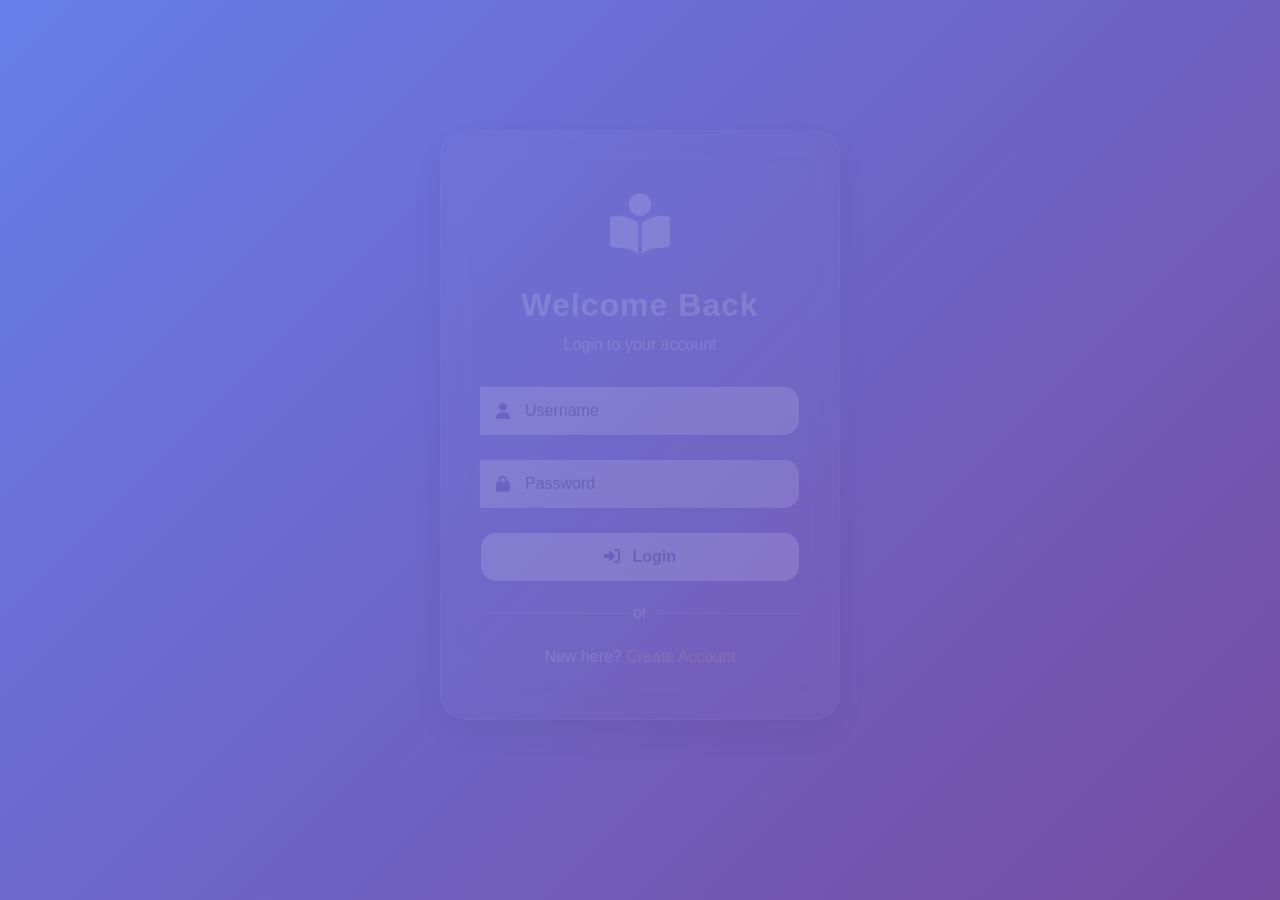
<file: frontend/index.html>
<!DOCTYPE html>
<html>
<head>
    <meta charset="UTF-8">
    <title>Student Notes</title>
    <link href="https://cdn.jsdelivr.net/npm/bootstrap@5.3.2/dist/css/bootstrap.min.css" rel="stylesheet">
    <link rel="stylesheet" href="https://cdnjs.cloudflare.com/ajax/libs/font-awesome/6.4.0/css/all.min.css">
    <link rel="stylesheet" href="style.css">
</head>

<body>

<!-- Animated Navigation -->
<nav class="navbar navbar-expand-lg navbar-dark sticky-top">
    <div class="container">
        <a class="navbar-brand" href="#">
            <i class="fas fa-book-open me-2"></i>
            <span class="brand-text">Student Notes</span>
        </a>
        <div class="ms-auto d-flex align-items-center">
            <span class="text-white me-3 user-greeting">
                <i class="fas fa-user-circle me-1"></i>
                Welcome!
            </span>
            <button onclick="logout()" class="btn btn-logout">
                <i class="fas fa-sign-out-alt me-1"></i>
                Logout
            </button>
        </div>
    </div>
</nav>

<div class="container py-5">

    <!-- Note Input Card -->
    <div class="card note-input-card shadow-lg mb-5">
        <div class="card-body p-4">
            <h4 class="card-title mb-4">
                <i class="fas fa-pen-fancy me-2"></i>
                <span id="formTitle">Create New Note</span>
            </h4>
            
            <input type="hidden" id="editId">

            <div class="mb-3">
                <label class="form-label">
                    <i class="fas fa-heading me-1"></i>
                    Title
                </label>
                <input type="text"
                       id="noteTitle"
                       class="form-control form-input"
                       placeholder="Enter note title...">
            </div>

            <div class="mb-4">
                <label class="form-label">
                    <i class="fas fa-align-left me-1"></i>
                    Content
                </label>
                <textarea id="noteContent"
                          class="form-control form-input"
                          rows="4"
                          placeholder="Write your note here..."></textarea>
            </div>

            <div class="d-flex gap-2">
                <button class="btn btn-save flex-grow-1" onclick="saveNote()">
                    <i class="fas fa-save me-2"></i>
                    <span id="saveButtonText">Save Note</span>
                </button>
                <button class="btn btn-cancel" onclick="cancelEdit()" id="cancelBtn" style="display: none;">
                    <i class="fas fa-times"></i>
                </button>
            </div>
        </div>
    </div>

    <!-- Notes Grid -->
    <div class="notes-header mb-4">
        <h3>
            <i class="fas fa-sticky-note me-2"></i>
            My Notes
        </h3>
    </div>
    
    <div class="row g-4" id="notesContainer">
        <!-- Notes will be loaded here -->
    </div>

</div>

<!-- Toast Container -->
<div class="position-fixed bottom-0 end-0 p-3" style="z-index: 1050">
    <div id="toastMsg" class="toast align-items-center text-white bg-primary border-0" role="alert" aria-live="assertive" aria-atomic="true">
        <div class="d-flex">
            <div class="toast-body" id="toastBody">
                Hello, this is a toast message!
            </div>
            <button type="button" class="btn-close btn-close-white me-2 m-auto" data-bs-dismiss="toast" aria-label="Close"></button>
        </div>
    </div>
</div>

<script src="https://cdn.jsdelivr.net/npm/bootstrap@5.3.2/dist/js/bootstrap.bundle.min.js"></script>

<script>
    async function checkSession() {
        try {
            const response = await fetch("http://localhost:8081/notes", {
                credentials: "include"
            });

            if (!response.ok) {
                window.location.replace("login.html");
            }
        } catch (error) {
            window.location.replace("login.html");
        }
    }

    async function loadNotes() {
        const response = await fetch("http://localhost:8081/notes", {
            credentials: "include"
        });

        if (!response.ok) {
            window.location.replace("login.html");
            return;
        }

        const notes = await response.json();
        const container = document.getElementById("notesContainer");
        container.innerHTML = "";

        notes.forEach(note => {
            container.innerHTML += `
                <div class="col-lg-4 col-md-6">
                    <div class="note-card">
                        <div class="note-header">
                            <h5 class="note-title">
                                <i class="fas fa-file-alt me-2"></i>
                                ${escapeHtml(note.title)}
                            </h5>
                        </div>
                        <p class="note-content">${escapeHtml(note.content)}</p>

                        <div class="note-actions">
                            <button class="btn btn-edit"
                                onclick='editNote(${note.id}, \`${escapeHtml(note.title)}\`, \`${escapeHtml(note.content)}\`)'>
                                <i class="fas fa-edit me-1"></i>
                                Edit
                            </button>

                            <button class="btn btn-delete"
                                onclick="deleteNote(${note.id})">
                                <i class="fas fa-trash-alt me-1"></i>
                                Delete
                            </button>
                        </div>
                    </div>
                </div>
            `;
        });
    }

    function escapeHtml(text) {
        const div = document.createElement('div');
        div.textContent = text;
        return div.innerHTML;
    }

    function showToast(message, type = "primary") {
        const toastEl = document.getElementById("toastMsg");
        const toastBody = document.getElementById("toastBody");

        toastEl.className = `toast align-items-center text-white bg-${type} border-0`;
        toastBody.textContent = message;

        const toast = new bootstrap.Toast(toastEl, { delay: 3000 });
        toast.show();
    }

    async function saveNote() {
        const id = document.getElementById("editId").value;
        const title = document.getElementById("noteTitle").value.trim();
        const content = document.getElementById("noteContent").value.trim();

        if (!title || !content) {
            showToast("Please fill all fields", "warning");
            return;
        }

        const note = { title, content };

        try {
            let response;
            if (id) {
                response = await fetch(`http://localhost:8081/notes/${id}`, {
                    method: "PUT",
                    headers: { "Content-Type": "application/json" },
                    credentials: "include",
                    body: JSON.stringify(note)
                });
            } else {
                response = await fetch("http://localhost:8081/notes", {
                    method: "POST",
                    headers: { "Content-Type": "application/json" },
                    credentials: "include",
                    body: JSON.stringify(note)
                });
            }

            const result = await response.json();

            if (id && !result) {
                showToast("Note not updated", "danger");
            } else {
                showToast(id ? "Note updated" : "Note created", "success");
            }

            document.getElementById("editId").value = "";
            document.getElementById("noteTitle").value = "";
            document.getElementById("noteContent").value = "";
            cancelEdit();

            loadNotes();
        } catch (error) {
            console.error("Error saving note:", error);
            showToast("Something went wrong", "danger");
        }
    }

    function editNote(id, title, content) {
        document.getElementById("editId").value = id;
        document.getElementById("noteTitle").value = title;
        document.getElementById("noteContent").value = content;
        document.getElementById("formTitle").textContent = "Edit Note";
        document.getElementById("saveButtonText").textContent = "Update Note";
        document.getElementById("cancelBtn").style.display = "block";
        
        // Smooth scroll to form
        window.scrollTo({ top: 0, behavior: 'smooth' });
    }

    function cancelEdit() {
        document.getElementById("editId").value = "";
        document.getElementById("noteTitle").value = "";
        document.getElementById("noteContent").value = "";
        document.getElementById("formTitle").textContent = "Create New Note";
        document.getElementById("saveButtonText").textContent = "Save Note";
        document.getElementById("cancelBtn").style.display = "none";
    }

    async function deleteNote(id) {
        await fetch(`http://localhost:8081/notes/${id}`, {
            method: "DELETE",
            credentials: "include"
        });
        showToast("Note deleted", "danger");
        loadNotes();
    }

    async function logout() {
        try {
            const response = await fetch("http://localhost:8081/users/logout", {
                method: "POST",
                credentials: "include"
            });

            if (response.ok) {
                showToast("Logged out", "info");

                setTimeout(() => {
                    window.location.replace("login.html");
                }, 500);
            } else {
                showToast("Logout failed", "danger");
            }
        } catch (error) {
            console.error("Logout error:", error);
            showToast("Something went wrong", "danger");
        }
    }

    checkSession();
    loadNotes();
</script>

</body>
</html>
</file>
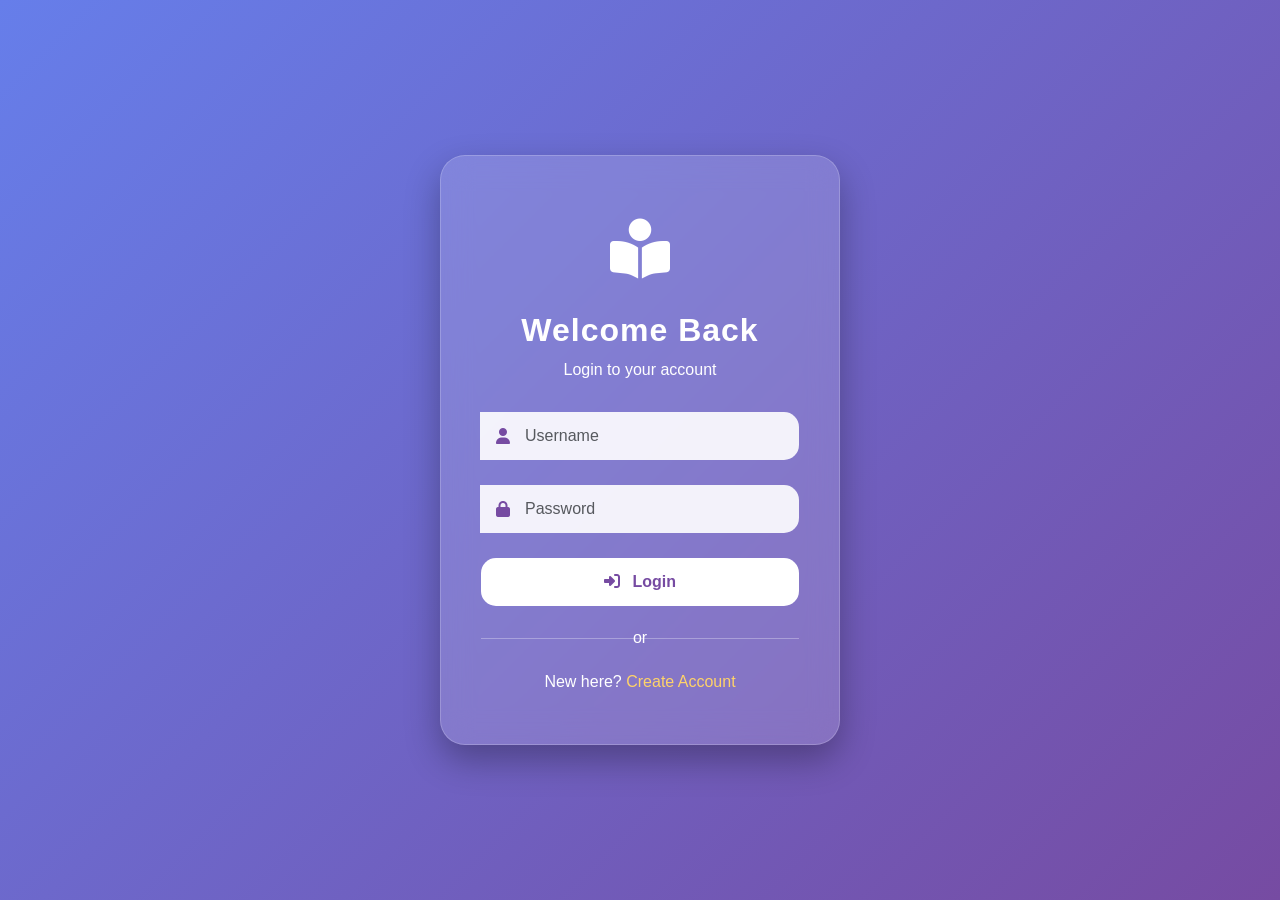
<file: frontend/login.html>
<!DOCTYPE html>
<html>
<head>
    <meta charset="UTF-8">
    <title>Login - Student Notes</title>
    <link href="https://cdn.jsdelivr.net/npm/bootstrap@5.3.2/dist/css/bootstrap.min.css" rel="stylesheet">
    <link rel="stylesheet" href="https://cdnjs.cloudflare.com/ajax/libs/font-awesome/6.4.0/css/all.min.css">

    <style>
        * {
            margin: 0;
            padding: 0;
            box-sizing: border-box;
        }

        body {
            height: 100vh;
            background: linear-gradient(135deg, #667eea 0%, #764ba2 100%);
            display: flex;
            justify-content: center;
            align-items: center;
            font-family: 'Segoe UI', Tahoma, Geneva, Verdana, sans-serif;
            overflow: hidden;
        }

        .animated-bg {
            position: fixed;
            width: 100%;
            height: 100%;
            z-index: -1;
        }

        .bubble {
            position: absolute;
            bottom: -100px;
            background: rgba(255, 255, 255, 0.1);
            border-radius: 50%;
            animation: rise 10s infinite ease-in;
        }

        @keyframes rise {
            to {
                bottom: 110%;
                transform: translateX(100px);
            }
        }

        .glass-card {
            background: rgba(255, 255, 255, 0.15);
            backdrop-filter: blur(15px);
            padding: 50px 40px;
            border-radius: 25px;
            width: 400px;
            color: white;
            box-shadow: 0 15px 35px rgba(0,0,0,0.3);
            border: 1px solid rgba(255, 255, 255, 0.2);
            animation: slideIn 0.5s ease-out;
        }

        @keyframes slideIn {
            from {
                opacity: 0;
                transform: translateY(-30px);
            }
            to {
                opacity: 1;
                transform: translateY(0);
            }
        }

        .logo-container {
            text-align: center;
            margin-bottom: 30px;
        }

        .logo-icon {
            font-size: 60px;
            margin-bottom: 15px;
            animation: float 3s ease-in-out infinite;
        }

        @keyframes float {
            0%, 100% { transform: translateY(0); }
            50% { transform: translateY(-10px); }
        }

        h2 {
            font-weight: 600;
            letter-spacing: 1px;
        }

        .input-group {
            position: relative;
            margin-bottom: 25px;
        }

        .input-icon {
            position: absolute;
            left: 15px;
            top: 50%;
            transform: translateY(-50%);
            color: #764ba2;
            z-index: 1;
        }

        .form-control {
            border-radius: 15px;
            padding: 12px 15px 12px 45px;
            border: none;
            background: rgba(255, 255, 255, 0.9);
            transition: all 0.3s;
        }

        .form-control:focus {
            box-shadow: 0 0 20px rgba(255, 255, 255, 0.5);
            background: white;
            outline: none;
        }

        .btn-custom {
            background: white;
            color: #764ba2;
            font-weight: 600;
            border-radius: 15px;
            padding: 12px;
            border: none;
            transition: all 0.3s;
            position: relative;
            overflow: hidden;
        }

        .btn-custom:hover {
            transform: translateY(-2px);
            box-shadow: 0 10px 25px rgba(0,0,0,0.2);
            background: #ffd369;
            color: #764ba2;
        }

        .btn-custom:active {
            transform: translateY(0);
        }

        .link-text {
            color: #ffd369;
            text-decoration: none;
            font-weight: 500;
            transition: all 0.3s;
        }

        .link-text:hover {
            color: white;
            text-decoration: underline;
        }

        .divider {
            text-align: center;
            margin: 20px 0;
            position: relative;
        }

        .divider::before {
            content: '';
            position: absolute;
            left: 0;
            top: 50%;
            width: 100%;
            height: 1px;
            background: rgba(255, 255, 255, 0.3);
        }

        .divider span {
            background: transparent;
            padding: 0 10px;
            position: relative;
            z-index: 1;
        }
    </style>
</head>

<body>

<div class="animated-bg">
    <div class="bubble" style="width: 80px; height: 80px; left: 10%; animation-delay: 0s;"></div>
    <div class="bubble" style="width: 60px; height: 60px; left: 30%; animation-delay: 2s;"></div>
    <div class="bubble" style="width: 100px; height: 100px; left: 50%; animation-delay: 4s;"></div>
    <div class="bubble" style="width: 70px; height: 70px; left: 70%; animation-delay: 1s;"></div>
    <div class="bubble" style="width: 90px; height: 90px; left: 85%; animation-delay: 3s;"></div>
</div>

<div class="glass-card">
    <div class="logo-container">
        <div class="logo-icon">
            <i class="fas fa-book-reader"></i>
        </div>
        <h2>Welcome Back</h2>
        <p class="mb-0">Login to your account</p>
    </div>

    <form onsubmit="loginUser(event)">
        <div class="input-group">
            <i class="fas fa-user input-icon"></i>
            <input type="text" 
                   id="loginUsername" 
                   class="form-control" 
                   placeholder="Username"
                   required>
        </div>

        <div class="input-group">
            <i class="fas fa-lock input-icon"></i>
            <input type="password" 
                   id="loginPassword" 
                   class="form-control" 
                   placeholder="Password"
                   required>
        </div>

        <button type="submit" class="btn btn-custom w-100">
            <i class="fas fa-sign-in-alt me-2"></i>
            Login
        </button>
    </form>

    <div class="divider">
        <span>or</span>
    </div>

    <p class="text-center mb-0">
        New here? <a href="register.html" class="link-text">Create Account</a>
    </p>
</div>

<script>
    async function loginUser(event) {
        event.preventDefault();
        
        const username = document.getElementById("loginUsername").value;
        const password = document.getElementById("loginPassword").value;

        const response = await fetch("http://localhost:8081/users/login", {
            method: "POST",
            headers: { "Content-Type": "application/json" },
            credentials: "include",
            body: JSON.stringify({ username, password })
        });

        const result = await response.text();

        if (result === "Login Success") {
            window.location.href = "index.html";
        } else {
            alert("Invalid Credentials");
        }
    }
</script>

</body>
</html>
</file>
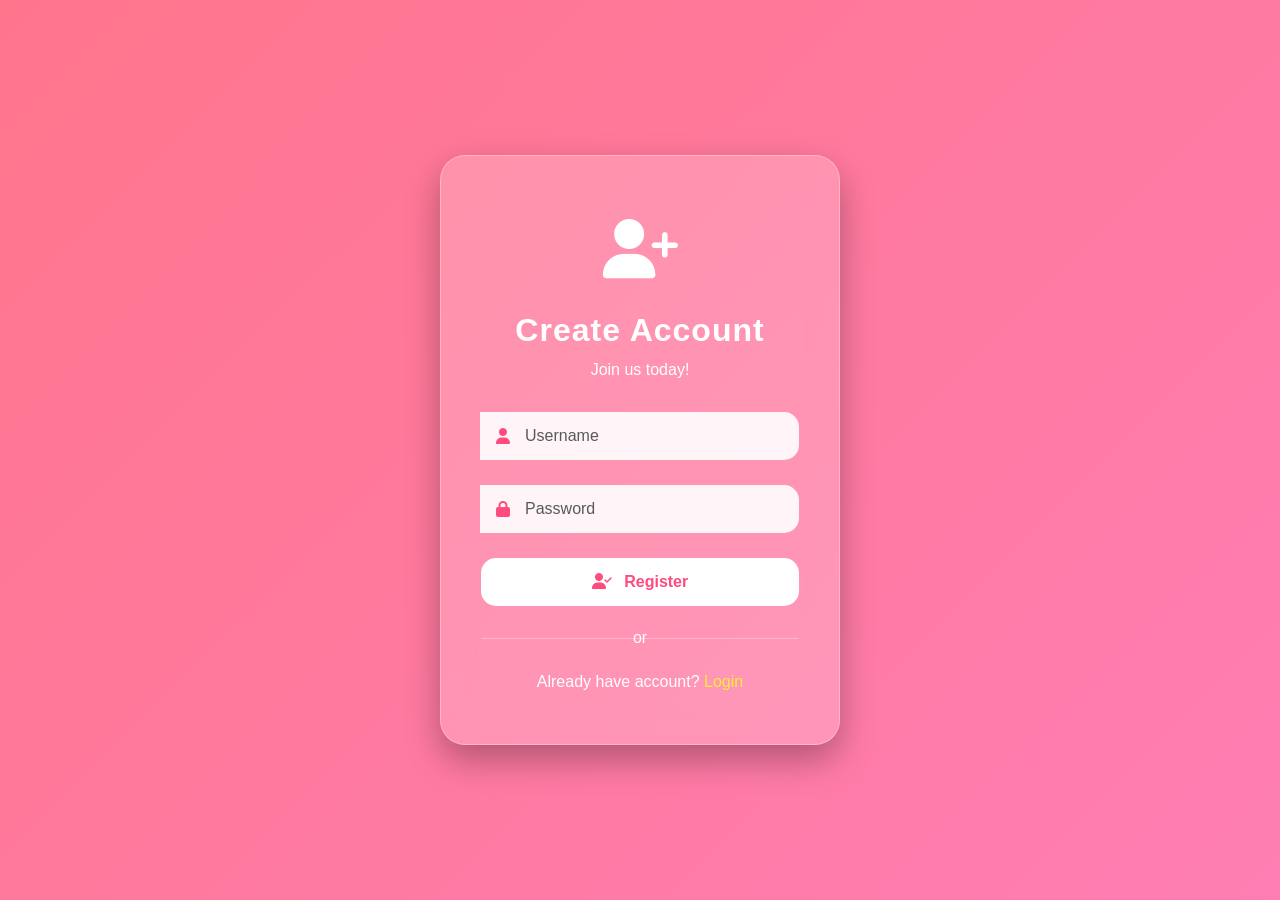
<file: frontend/register.html>
<!DOCTYPE html>
<html>
<head>
    <meta charset="UTF-8">
    <title>Register - Student Notes</title>
    <link href="https://cdn.jsdelivr.net/npm/bootstrap@5.3.2/dist/css/bootstrap.min.css" rel="stylesheet">
    <link rel="stylesheet" href="https://cdnjs.cloudflare.com/ajax/libs/font-awesome/6.4.0/css/all.min.css">

    <style>
        * {
            margin: 0;
            padding: 0;
            box-sizing: border-box;
        }

        body {
            height: 100vh;
            background: linear-gradient(135deg, #ff758c 0%, #ff7eb3 100%);
            display: flex;
            justify-content: center;
            align-items: center;
            font-family: 'Segoe UI', Tahoma, Geneva, Verdana, sans-serif;
            overflow: hidden;
        }

        .animated-bg {
            position: fixed;
            width: 100%;
            height: 100%;
            z-index: -1;
        }

        .bubble {
            position: absolute;
            bottom: -100px;
            background: rgba(255, 255, 255, 0.1);
            border-radius: 50%;
            animation: rise 10s infinite ease-in;
        }

        @keyframes rise {
            to {
                bottom: 110%;
                transform: translateX(100px);
            }
        }

        .glass-card {
            background: rgba(255, 255, 255, 0.2);
            backdrop-filter: blur(15px);
            padding: 50px 40px;
            border-radius: 25px;
            width: 400px;
            color: white;
            box-shadow: 0 15px 35px rgba(0,0,0,0.3);
            border: 1px solid rgba(255, 255, 255, 0.3);
            animation: slideIn 0.5s ease-out;
        }

        @keyframes slideIn {
            from {
                opacity: 0;
                transform: translateY(-30px);
            }
            to {
                opacity: 1;
                transform: translateY(0);
            }
        }

        .logo-container {
            text-align: center;
            margin-bottom: 30px;
        }

        .logo-icon {
            font-size: 60px;
            margin-bottom: 15px;
            animation: float 3s ease-in-out infinite;
        }

        @keyframes float {
            0%, 100% { transform: translateY(0); }
            50% { transform: translateY(-10px); }
        }

        h2 {
            font-weight: 600;
            letter-spacing: 1px;
        }

        .input-group {
            position: relative;
            margin-bottom: 25px;
        }

        .input-icon {
            position: absolute;
            left: 15px;
            top: 50%;
            transform: translateY(-50%);
            color: #ff4b7d;
            z-index: 1;
        }

        .form-control {
            border-radius: 15px;
            padding: 12px 15px 12px 45px;
            border: none;
            background: rgba(255, 255, 255, 0.9);
            transition: all 0.3s;
        }

        .form-control:focus {
            box-shadow: 0 0 20px rgba(255, 255, 255, 0.5);
            background: white;
            outline: none;
        }

        .btn-custom {
            background: white;
            color: #ff4b7d;
            font-weight: 600;
            border-radius: 15px;
            padding: 12px;
            border: none;
            transition: all 0.3s;
        }

        .btn-custom:hover {
            transform: translateY(-2px);
            box-shadow: 0 10px 25px rgba(0,0,0,0.2);
            background: #ffeb3b;
            color: #ff4b7d;
        }

        .btn-custom:active {
            transform: translateY(0);
        }

        .link-text {
            color: #ffeb3b;
            text-decoration: none;
            font-weight: 500;
            transition: all 0.3s;
        }

        .link-text:hover {
            color: white;
            text-decoration: underline;
        }

        .divider {
            text-align: center;
            margin: 20px 0;
            position: relative;
        }

        .divider::before {
            content: '';
            position: absolute;
            left: 0;
            top: 50%;
            width: 100%;
            height: 1px;
            background: rgba(255, 255, 255, 0.3);
        }

        .divider span {
            background: transparent;
            padding: 0 10px;
            position: relative;
            z-index: 1;
        }
    </style>
</head>

<body>

<div class="animated-bg">
    <div class="bubble" style="width: 80px; height: 80px; left: 10%; animation-delay: 0s;"></div>
    <div class="bubble" style="width: 60px; height: 60px; left: 30%; animation-delay: 2s;"></div>
    <div class="bubble" style="width: 100px; height: 100px; left: 50%; animation-delay: 4s;"></div>
    <div class="bubble" style="width: 70px; height: 70px; left: 70%; animation-delay: 1s;"></div>
    <div class="bubble" style="width: 90px; height: 90px; left: 85%; animation-delay: 3s;"></div>
</div>

<div class="glass-card">
    <div class="logo-container">
        <div class="logo-icon">
            <i class="fas fa-user-plus"></i>
        </div>
        <h2>Create Account</h2>
        <p class="mb-0">Join us today!</p>
    </div>

    <form onsubmit="registerUser(event)">
        <div class="input-group">
            <i class="fas fa-user input-icon"></i>
            <input type="text" 
                   id="registerUsername" 
                   class="form-control" 
                   placeholder="Username"
                   required>
        </div>

        <div class="input-group">
            <i class="fas fa-lock input-icon"></i>
            <input type="password" 
                   id="registerPassword" 
                   class="form-control" 
                   placeholder="Password"
                   required>
        </div>

        <button type="submit" class="btn btn-custom w-100">
            <i class="fas fa-user-check me-2"></i>
            Register
        </button>
    </form>

    <div class="divider">
        <span>or</span>
    </div>

    <p class="text-center mb-0">
        Already have account? <a href="login.html" class="link-text">Login</a>
    </p>
</div>

<script>
    async function registerUser(event) {
        event.preventDefault();
        
        const username = document.getElementById("registerUsername").value.trim();
        const password = document.getElementById("registerPassword").value.trim();

        if (!username) {
            alert("Username cannot be empty");
            return;
        }

        if (!password) {
            alert("Password cannot be empty");
            return;
        }

        if (username.length < 3) {
            alert("Username must be at least 3 characters");
            return;
        }

        if (password.length < 6) {
            alert("Password must be at least 6 characters");
            return;
        }

        try {
            const response = await fetch("http://localhost:8081/users/register", {
                method: "POST",
                headers: { "Content-Type": "application/json" },
                body: JSON.stringify({ username, password })
            });

            const result = await response.text();
            alert(result);

            if (result === "Registration Successful") {
                window.location.href = "login.html";
            }

        } catch (error) {
            console.error("Error:", error);
            alert("Something went wrong!");
        }
    }
</script>

</body>
</html>
</file>
<file: frontend/style.css>
/* Global Styles */
* {
    margin: 0;
    padding: 0;
    box-sizing: border-box;
}

body {
    background: linear-gradient(135deg, #667eea 0%, #764ba2 100%);
    min-height: 100vh;
    font-family: 'Segoe UI', Tahoma, Geneva, Verdana, sans-serif;
}

/* Animated Navigation */
.navbar {
    background: rgba(255, 255, 255, 0.1);
    backdrop-filter: blur(10px);
    border-bottom: 1px solid rgba(255, 255, 255, 0.2);
    padding: 15px 0;
    animation: slideDown 0.5s ease-out;
}

@keyframes slideDown {
    from {
        opacity: 0;
        transform: translateY(-100%);
    }
    to {
        opacity: 1;
        transform: translateY(0);
    }
}

.navbar-brand {
    font-size: 24px;
    font-weight: 600;
    color: white !important;
    transition: all 0.3s;
}

.navbar-brand:hover {
    transform: scale(1.05);
}

.brand-text {
    background: linear-gradient(45deg, #fff, #ffd369);
    -webkit-background-clip: text;
    -webkit-text-fill-color: transparent;
    background-clip: text;
}

.user-greeting {
    font-size: 14px;
    animation: fadeIn 1s ease-in;
}

@keyframes fadeIn {
    from { opacity: 0; }
    to { opacity: 1; }
}

.btn-logout {
    background: rgba(255, 255, 255, 0.2);
    color: white;
    border: 1px solid rgba(255, 255, 255, 0.3);
    padding: 8px 20px;
    border-radius: 20px;
    transition: all 0.3s;
}

.btn-logout:hover {
    background: white;
    color: #764ba2;
    transform: translateY(-2px);
    box-shadow: 0 5px 15px rgba(0,0,0,0.2);
}

/* Note Input Card */
.note-input-card {
    background: rgba(255, 255, 255, 0.95);
    border-radius: 20px;
    border: none;
    animation: fadeInUp 0.6s ease-out;
}

@keyframes fadeInUp {
    from {
        opacity: 0;
        transform: translateY(30px);
    }
    to {
        opacity: 1;
        transform: translateY(0);
    }
}

.card-title {
    color: #764ba2;
    font-weight: 600;
}

.form-label {
    color: #555;
    font-weight: 500;
    font-size: 14px;
}

.form-input {
    border: 2px solid #e0e0e0;
    border-radius: 12px;
    padding: 12px 15px;
    transition: all 0.3s;
    font-size: 15px;
}

.form-input:focus {
    border-color: #764ba2;
    box-shadow: 0 0 0 0.2rem rgba(118, 75, 162, 0.15);
    outline: none;
}

.btn-save {
    background: linear-gradient(135deg, #667eea, #764ba2);
    color: white;
    border: none;
    padding: 12px 30px;
    border-radius: 12px;
    font-weight: 600;
    transition: all 0.3s;
}

.btn-save:hover {
    transform: translateY(-2px);
    box-shadow: 0 10px 25px rgba(118, 75, 162, 0.3);
}

.btn-cancel {
    background: #f44336;
    color: white;
    border: none;
    padding: 12px 20px;
    border-radius: 12px;
    transition: all 0.3s;
}

.btn-cancel:hover {
    background: #d32f2f;
    transform: translateY(-2px);
}

/* Notes Section */
.notes-header {
    color: white;
    animation: fadeIn 0.8s ease-in;
}

.notes-header h3 {
    font-weight: 600;
    text-shadow: 2px 2px 4px rgba(0,0,0,0.2);
}

/* Note Cards */
.note-card {
    background: white;
    border-radius: 20px;
    padding: 25px;
    transition: all 0.4s cubic-bezier(0.175, 0.885, 0.32, 1.275);
    box-shadow: 0 5px 15px rgba(0,0,0,0.1);
    animation: fadeInUp 0.6s ease-out;
    animation-fill-mode: both;
    position: relative;
    overflow: hidden;
}

.note-card::before {
    content: '';
    position: absolute;
    top: 0;
    left: 0;
    width: 100%;
    height: 4px;
    background: linear-gradient(90deg, #667eea, #764ba2);
}

.note-card:hover {
    transform: translateY(-10px) scale(1.02);
    box-shadow: 0 15px 35px rgba(0,0,0,0.2);
}

.note-card:nth-child(1) { animation-delay: 0.1s; }
.note-card:nth-child(2) { animation-delay: 0.2s; }
.note-card:nth-child(3) { animation-delay: 0.3s; }
.note-card:nth-child(4) { animation-delay: 0.4s; }
.note-card:nth-child(5) { animation-delay: 0.5s; }
.note-card:nth-child(6) { animation-delay: 0.6s; }

.note-header {
    margin-bottom: 15px;
}

.note-title {
    color: #333;
    font-weight: 600;
    font-size: 18px;
    margin-bottom: 10px;
}

.note-content {
    color: #666;
    font-size: 14px;
    line-height: 1.6;
    margin-bottom: 20px;
    min-height: 60px;
}

.note-actions {
    display: flex;
    gap: 10px;
    padding-top: 15px;
    border-top: 1px solid #f0f0f0;
}

.btn-edit {
    background: linear-gradient(135deg, #ffd369, #ffc107);
    color: #333;
    border: none;
    padding: 8px 20px;
    border-radius: 10px;
    font-weight: 500;
    font-size: 14px;
    transition: all 0.3s;
    flex: 1;
}

.btn-edit:hover {
    transform: translateY(-2px);
    box-shadow: 0 5px 15px rgba(255, 193, 7, 0.4);
}

.btn-delete {
    background: linear-gradient(135deg, #ff6b6b, #ee5a6f);
    color: white;
    border: none;
    padding: 8px 20px;
    border-radius: 10px;
    font-weight: 500;
    font-size: 14px;
    transition: all 0.3s;
    flex: 1;
}

.btn-delete:hover {
    transform: translateY(-2px);
    box-shadow: 0 5px 15px rgba(238, 90, 111, 0.4);
}

/* Toast Notifications */
.toast {
    border-radius: 15px;
    backdrop-filter: blur(10px);
}

/* Responsive Design */
@media (max-width: 768px) {
    .navbar-brand {
        font-size: 20px;
    }

    .user-greeting {
        display: none;
    }

    .note-input-card {
        margin-bottom: 30px;
    }

    .note-card {
        margin-bottom: 20px;
    }

    .btn-logout {
        padding: 6px 15px;
        font-size: 14px;
    }
}

/* Smooth Scrollbar */
::-webkit-scrollbar {
    width: 10px;
}

::-webkit-scrollbar-track {
    background: rgba(255, 255, 255, 0.1);
}

::-webkit-scrollbar-thumb {
    background: rgba(255, 255, 255, 0.3);
    border-radius: 10px;
}

::-webkit-scrollbar-thumb:hover {
    background: rgba(255, 255, 255, 0.5);
}
</file>
